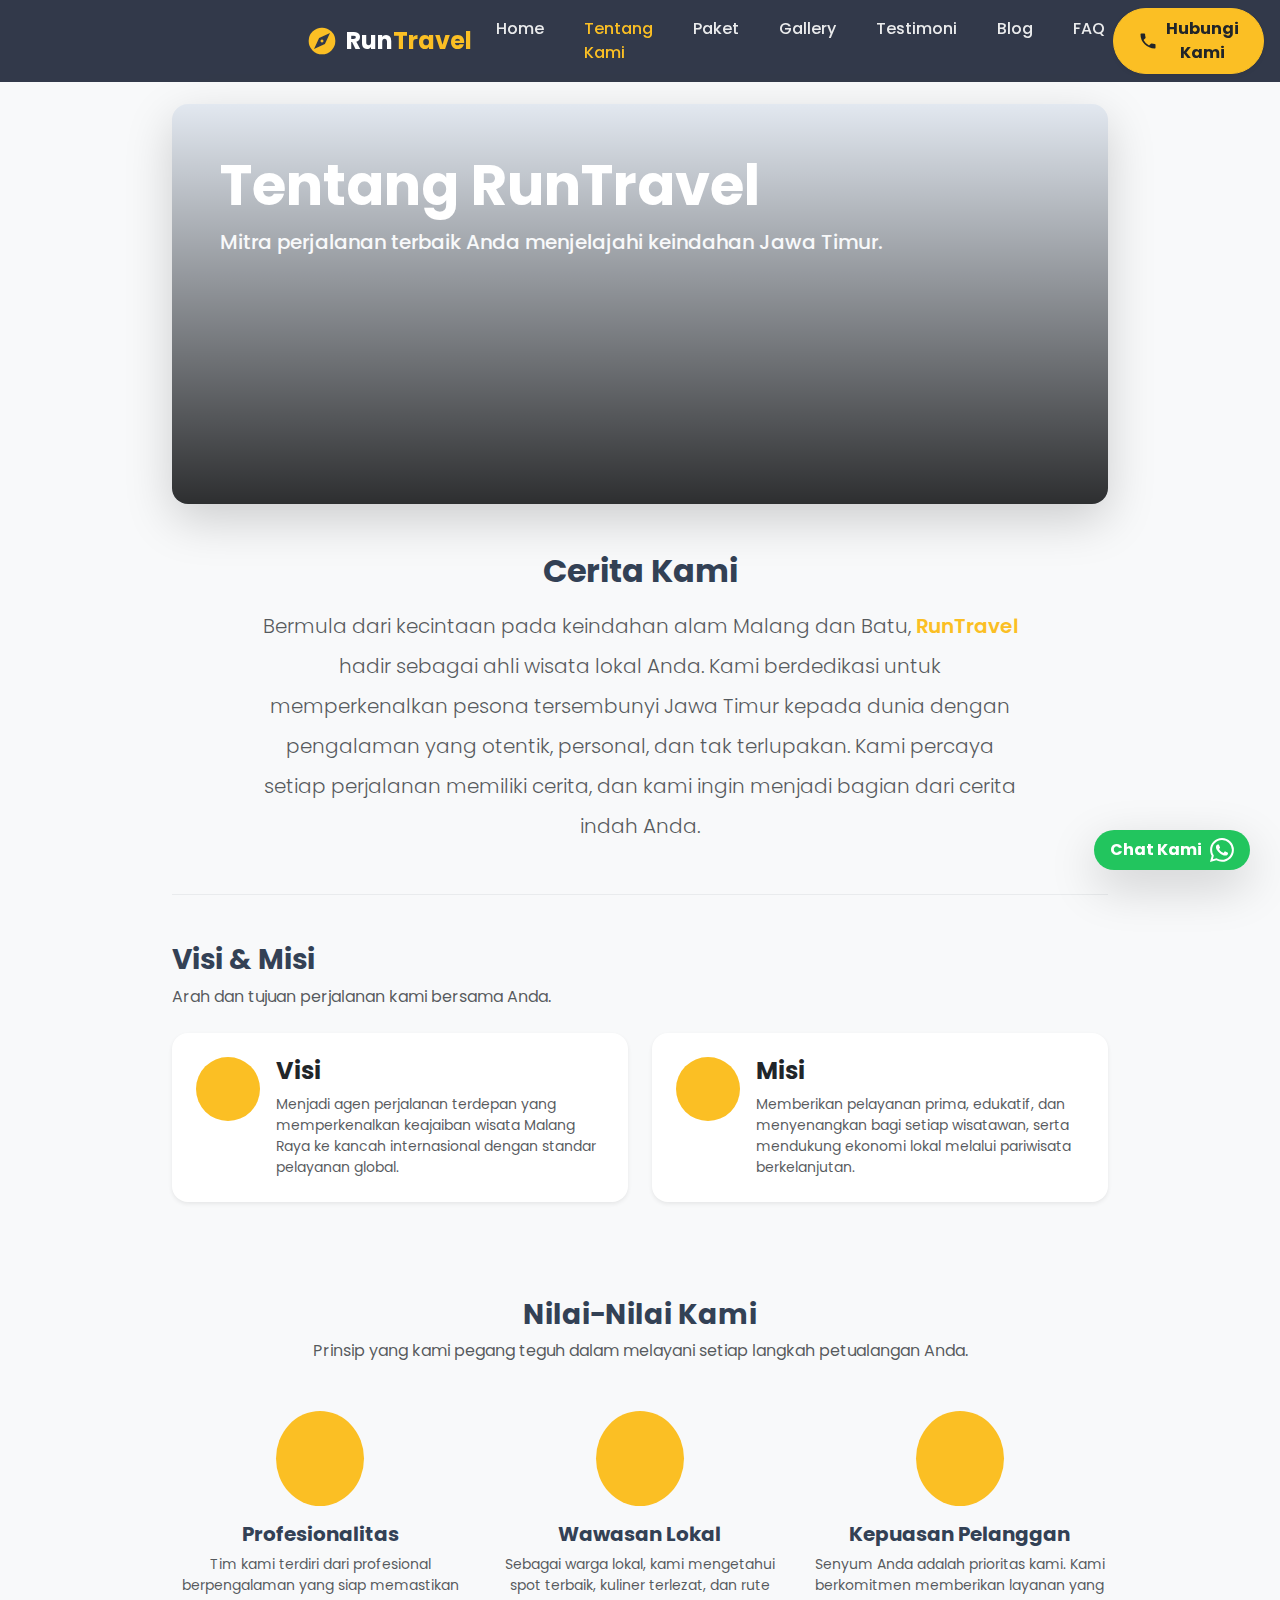
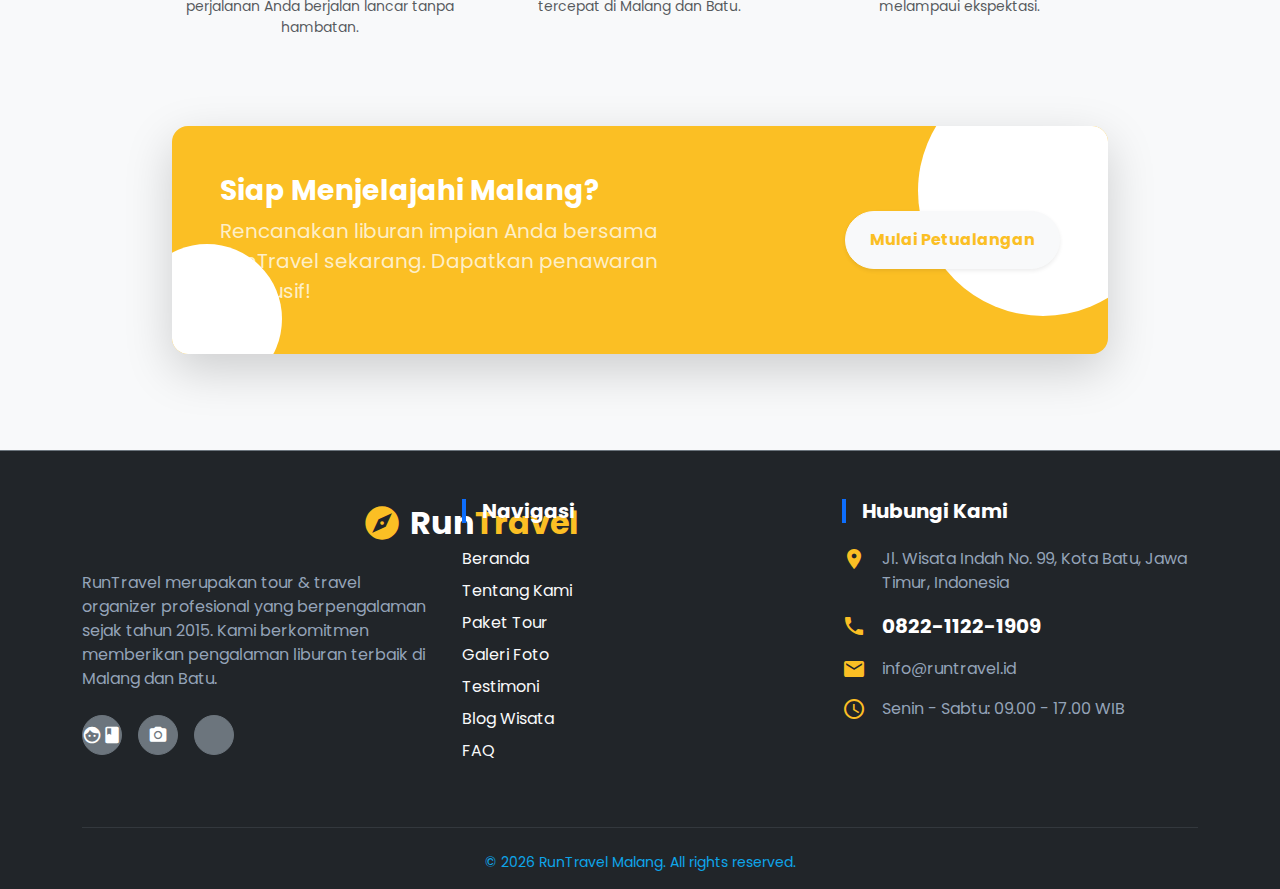
<file: about.html>
<!DOCTYPE html>
<html lang="id">

<head>
    <meta charset="UTF-8">
    <meta name="viewport" content="width=device-width, initial-scale=1.0">
    <title>Tentang RunTravel</title>

    <!-- Fonts -->
    <link rel="preconnect" href="https://fonts.googleapis.com">
    <link rel="preconnect" href="https://fonts.gstatic.com" crossorigin>
    <link href="https://fonts.googleapis.com/css2?family=Poppins:wght@300;400;500;600;700&display=swap"
        rel="stylesheet">
    <link href="https://fonts.googleapis.com/icon?family=Material+Icons" rel="stylesheet">
    <link href="https://fonts.googleapis.com/css2?family=Material+Symbols+Outlined:wght,FILL@100..700,0..1&display=swap"
        rel="stylesheet" />

    <!-- Bootstrap 5 CSS -->
    <link href="https://cdn.jsdelivr.net/npm/bootstrap@5.3.0/dist/css/bootstrap.min.css" rel="stylesheet">

    <!-- Custom CSS -->
    <link rel="stylesheet" href="style.css">
</head>

<body class="font-display bg-light">

    <!-- Navbar -->
    <nav class="navbar navbar-expand-lg fixed-top navbar-dark bg-dark-glass transition-all" id="mainNav">
        <div class="container">
            <a class="navbar-brand d-flex align-items-center gap-2" href="index.html">
                <span class="material-icons text-primary fs-2">travel_explore</span>
                <span class="fw-bold fs-4">Run<span class="text-primary">Travel</span></span>
            </a>
            <button class="navbar-toggler" type="button" data-bs-toggle="collapse" data-bs-target="#navbarContent"
                aria-controls="navbarContent" aria-expanded="false" aria-label="Toggle navigation">
                <span class="navbar-toggler-icon"></span>
            </button>
            <div class="collapse navbar-collapse" id="navbarContent">
                <ul class="navbar-nav mx-auto mb-2 mb-lg-0 gap-lg-4">
                    <li class="nav-item">
                        <a class="nav-link" href="index.html">Home</a>
                    </li>
                    <li class="nav-item">
                        <a class="nav-link active" href="about.html">Tentang Kami</a>
                    </li>
                    <li class="nav-item">
                        <a class="nav-link" href="paket.html">Paket</a>
                    </li>
                    <li class="nav-item">
                        <a class="nav-link" href="gallery.html">Gallery</a>
                    </li>
                    <li class="nav-item">
                        <a class="nav-link" href="testimoni.html">Testimoni</a>
                    </li>
                    <li class="nav-item">
                        <a class="nav-link" href="blog.html">Blog</a>
                    </li>
                    <li class="nav-item">
                        <a class="nav-link" href="faq.html">FAQ</a>
                    </li>
                </ul>
                <div class="d-flex align-items-center">
                    <a href="https://wa.me/6282211221909" target="_blank"
                        class="btn btn-primary rounded-pill px-4 py-2 fw-bold d-flex align-items-center gap-2 shadow-sm text-dark">
                        <span class="material-icons fs-5">call</span>
                        Hubungi Kami
                    </a>
                </div>
            </div>
        </div>
    </nav>

    <!-- Main Content -->
    <main class="d-flex flex-column align-items-center w-100" style="padding-top: 80px;">
        <div class="container py-4" style="max-width: 960px;">
            <!-- Hero Section -->
            <div class="mb-5">
                <div class="position-relative overflow-hidden rounded-4 shadow-lg group"
                    style="min-height: 400px; background-color: #e2e8f0;">
                    <!-- Hero Image -->
                    <div class="position-absolute top-0 start-0 w-100 h-100"
                        style="background-image: url('https://lh3.googleusercontent.com/aida-public/[base64]'); background-size: cover; background-position: center; transition: transform 0.7s;">
                    </div>
                    <!-- Gradient Overlay -->
                    <div class="position-absolute top-0 start-0 w-100 h-100"
                        style="background: linear-gradient(to top, rgba(0,0,0,0.8), rgba(0,0,0,0.4), transparent);">
                    </div>
                    <div class="position-relative z-1 p-4 p-md-5 d-flex flex-column justify-content-end h-100">
                        <h1 class="text-white display-4 fw-bold mb-2">Tentang RunTravel</h1>
                        <p class="text-light lead fw-medium mb-0">Mitra perjalanan terbaik Anda menjelajahi keindahan
                            Jawa Timur.</p>
                    </div>
                </div>
            </div>

            <!-- Our Story Section -->
            <div class="text-center mx-auto mb-5" style="max-width: 768px;">
                <h2 class="fw-bold mb-3">Cerita Kami</h2>
                <p class="text-muted fs-5 fw-light lh-lg">
                    Bermula dari kecintaan pada keindahan alam Malang dan Batu, <span
                        class="text-primary fw-semibold">RunTravel</span> hadir sebagai ahli wisata lokal Anda. Kami
                    berdedikasi untuk memperkenalkan pesona tersembunyi Jawa Timur kepada dunia dengan pengalaman yang
                    otentik, personal, dan tak terlupakan. Kami percaya setiap perjalanan memiliki cerita, dan kami
                    ingin menjadi bagian dari cerita indah Anda.
                </p>
            </div>

            <!-- Vision & Mission Section -->
            <div class="py-5 border-top border-secondary border-opacity-10">
                <div class="mb-4">
                    <h3 class="fw-bold mb-2">Visi & Misi</h3>
                    <p class="text-muted">Arah dan tujuan perjalanan kami bersama Anda.</p>
                </div>
                <div class="row g-4">
                    <!-- Vision Card -->
                    <div class="col-md-6">
                        <div class="card h-100 border-0 shadow-sm rounded-4 p-4 hover-shadow transition-all">
                            <div class="d-flex gap-3 align-items-start">
                                <div
                                    class="bg-primary bg-opacity-10 text-primary rounded-circle p-3 d-flex align-items-center justify-content-center">
                                    <span class="material-symbols-outlined fs-2">public</span>
                                </div>
                                <div>
                                    <h4 class="fw-bold mb-2">Visi</h4>
                                    <p class="text-muted small mb-0 lh-base">
                                        Menjadi agen perjalanan terdepan yang memperkenalkan keajaiban wisata Malang
                                        Raya ke kancah internasional dengan standar pelayanan global.
                                    </p>
                                </div>
                            </div>
                        </div>
                    </div>
                    <!-- Mission Card -->
                    <div class="col-md-6">
                        <div class="card h-100 border-0 shadow-sm rounded-4 p-4 hover-shadow transition-all">
                            <div class="d-flex gap-3 align-items-start">
                                <div
                                    class="bg-primary bg-opacity-10 text-primary rounded-circle p-3 d-flex align-items-center justify-content-center">
                                    <span class="material-symbols-outlined fs-2">favorite</span>
                                </div>
                                <div>
                                    <h4 class="fw-bold mb-2">Misi</h4>
                                    <p class="text-muted small mb-0 lh-base">
                                        Memberikan pelayanan prima, edukatif, dan menyenangkan bagi setiap wisatawan,
                                        serta mendukung ekonomi lokal melalui pariwisata berkelanjutan.
                                    </p>
                                </div>
                            </div>
                        </div>
                    </div>
                </div>
            </div>

            <!-- Our Values Section -->
            <div class="py-5">
                <div class="text-center mb-5">
                    <h3 class="fw-bold mb-2">Nilai-Nilai Kami</h3>
                    <p class="text-muted">Prinsip yang kami pegang teguh dalam melayani setiap langkah petualangan Anda.
                    </p>
                </div>
                <div class="row g-4 justify-content-center">
                    <!-- Value 1 -->
                    <div class="col-md-4 text-center">
                        <div class="mb-3 d-inline-block bg-primary bg-opacity-10 text-primary p-4 rounded-circle">
                            <span class="material-symbols-outlined fs-1">verified_user</span>
                        </div>
                        <h4 class="h5 fw-bold mb-2">Profesionalitas</h4>
                        <p class="text-muted small">
                            Tim kami terdiri dari profesional berpengalaman yang siap memastikan perjalanan Anda
                            berjalan lancar tanpa hambatan.
                        </p>
                    </div>
                    <!-- Value 2 -->
                    <div class="col-md-4 text-center">
                        <div class="mb-3 d-inline-block bg-primary bg-opacity-10 text-primary p-4 rounded-circle">
                            <span class="material-symbols-outlined fs-1">map</span>
                        </div>
                        <h4 class="h5 fw-bold mb-2">Wawasan Lokal</h4>
                        <p class="text-muted small">
                            Sebagai warga lokal, kami mengetahui spot terbaik, kuliner terlezat, dan rute tercepat di
                            Malang dan Batu.
                        </p>
                    </div>
                    <!-- Value 3 -->
                    <div class="col-md-4 text-center">
                        <div class="mb-3 d-inline-block bg-primary bg-opacity-10 text-primary p-4 rounded-circle">
                            <span class="material-symbols-outlined fs-1">sentiment_very_satisfied</span>
                        </div>
                        <h4 class="h5 fw-bold mb-2">Kepuasan Pelanggan</h4>
                        <p class="text-muted small">
                            Senyum Anda adalah prioritas kami. Kami berkomitmen memberikan layanan yang melampaui
                            ekspektasi.
                        </p>
                    </div>
                </div>
            </div>

            <!-- CTA Banner -->
            <div class="py-4">
                <div
                    class="bg-primary rounded-4 p-4 p-md-5 position-relative overflow-hidden text-center text-md-start d-flex flex-column flex-md-row align-items-center justify-content-between shadow-lg">
                    <!-- Background Pattern Abstract -->
                    <div class="position-absolute top-0 end-0 bg-white opacity-10 rounded-circle"
                        style="width: 250px; height: 250px; margin-top: -60px; margin-right: -60px;"></div>
                    <div class="position-absolute bottom-0 start-0 bg-white opacity-10 rounded-circle"
                        style="width: 150px; height: 150px; margin-bottom: -40px; margin-left: -40px;"></div>

                    <div class="position-relative z-1 mb-4 mb-md-0 me-md-4" style="max-width: 500px;">
                        <h3 class="text-white fw-bold mb-2">Siap Menjelajahi Malang?</h3>
                        <p class="text-white text-opacity-75 mb-0 fs-5">
                            Rencanakan liburan impian Anda bersama RunTravel sekarang. Dapatkan penawaran eksklusif!
                        </p>
                    </div>
                    <div class="position-relative z-1">
                        <a href="index.html#paket"
                            class="btn btn-light rounded-pill px-4 py-3 fw-bold shadow-sm d-inline-flex align-items-center gap-2 text-primary hover-translate-y">
                            Mulai Petualangan
                        </a>
                    </div>
                </div>
            </div>
        </div>
    </main>

    <!-- Footer -->
    <footer class="bg-dark text-white pt-5 pb-3 border-top border-secondary mt-5">
        <div class="container">
            <div class="row gy-5 mb-5">
                <div class="col-lg-4">
                    <div class="d-flex align-items-center gap-2 mb-4">
                        <span class="material-icons text-primary fs-1">travel_explore</span>
                        <span class="fs-2 fw-bold tracking-wide">Run<span class="text-primary">Travel</span></span>
                    </div>
                    <p class="text-secondary-light leading-relaxed mb-4">
                        RunTravel merupakan tour & travel organizer profesional yang berpengalaman sejak tahun 2015.
                        Kami berkomitmen memberikan pengalaman liburan terbaik di Malang dan Batu.
                    </p>
                    <div class="d-flex gap-3 social-icons">
                        <a href="#"
                            class="btn btn-secondary rounded-circle d-flex align-items-center justify-content-center p-0"
                            style="width: 40px; height: 40px;"><span
                                class="material-icons fs-5 text-white">facebook</span></a>
                        <a href="#"
                            class="btn btn-secondary rounded-circle d-flex align-items-center justify-content-center p-0"
                            style="width: 40px; height: 40px;"><span
                                class="material-icons fs-5 text-white">camera_alt</span></a>
                        <a href="#"
                            class="btn btn-secondary rounded-circle d-flex align-items-center justify-content-center p-0"
                            style="width: 40px; height: 40px;"><span
                                class="material-icons fs-5 text-white">smart_display</span></a>
                    </div>
                </div>
                <div class="col-lg-4">
                    <h5 class="fw-bold mb-4 text-white border-start border-4 border-primary ps-3">Navigasi</h5>
                    <ul class="list-unstyled d-flex flex-column gap-2 text-secondary-light">
                        <li><a href="index.html"
                                class="text-decoration-none text-light hover-primary transition">Beranda</a></li>
                        <li><a href="about.html"
                                class="text-decoration-none text-light hover-primary transition">Tentang Kami</a></li>
                        <li><a href="index.html#paket"
                                class="text-decoration-none text-light hover-primary transition">Paket Tour</a></li>
                        <li><a href="index.html#gallery"
                                class="text-decoration-none text-light hover-primary transition">Galeri Foto</a></li>
                        <li><a href="index.html#testimoni"
                                class="text-decoration-none text-light hover-primary transition">Testimoni</a></li>
                        <li><a href="index.html#blog"
                                class="text-decoration-none text-light hover-primary transition">Blog Wisata</a></li>
                        <li><a href="faq.html" class="text-decoration-none text-light hover-primary transition">FAQ</a>
                        </li>
                    </ul>
                </div>
                <div class="col-lg-4">
                    <h5 class="fw-bold mb-4 text-white border-start border-4 border-primary ps-3">Hubungi Kami</h5>
                    <ul class="list-unstyled d-flex flex-column gap-3 text-secondary-light">
                        <li class="d-flex gap-3">
                            <span class="material-icons text-primary">location_on</span>
                            <span>Jl. Wisata Indah No. 99, Kota Batu, Jawa Timur, Indonesia</span>
                        </li>
                        <li class="d-flex align-items-center gap-3">
                            <span class="material-icons text-primary">phone</span>
                            <span class="fs-5 fw-bold text-white">0822-1122-1909</span>
                        </li>
                        <li class="d-flex align-items-center gap-3">
                            <span class="material-icons text-primary">email</span>
                            <span>info@runtravel.id</span>
                        </li>
                        <li class="d-flex align-items-center gap-3">
                            <span class="material-icons text-primary">schedule</span>
                            <span>Senin - Sabtu: 09.00 - 17.00 WIB</span>
                        </li>
                    </ul>
                </div>
            </div>
            <div class="border-top border-secondary border-opacity-25 pt-4 text-center">
                <p class="text-secondary small mb-0">&copy; 2026 RunTravel Malang. All rights reserved.</p>
            </div>
        </div>
    </footer>

    <!-- Floating Buttons -->
    <div class="floating-container">
        <!-- Scroll Top -->
        <a href="#"
            class="btn btn-secondary text-white rounded-circle shadow-lg d-flex align-items-center justify-content-center mb-3 back-to-top"
            style="width: 50px; height: 50px;">
            <span class="material-icons">arrow_upward</span>
        </a>

        <!-- WA Button -->
        <a href="https://wa.me/6282211221909" target="_blank"
            class="btn btn-success text-white rounded-pill shadow-lg d-flex align-items-center gap-2 px-3 py-2 wa-button pulse-anim">
            <span class="fw-bold d-none d-md-block">Chat Kami</span>
            <svg class="bi bi-whatsapp" width="24" height="24" fill="currentColor" viewBox="0 0 16 16"
                xmlns="http://www.w3.org/2000/svg">
                <path
                    d="M13.601 2.326A7.854 7.854 0 0 0 7.994 0C3.627 0 .068 3.558.064 7.926c0 1.399.366 2.76 1.057 3.965L0 16l4.204-1.102a7.933 7.933 0 0 0 3.79.965h.004c4.368 0 7.926-3.558 7.93-7.93A7.898 7.898 0 0 0 13.6 2.326zM7.994 14.521a6.573 6.573 0 0 1-3.356-.92l-.24-.144-2.494.654.666-2.433-.156-.251a6.56 6.56 0 0 1-1.007-3.505c0-3.626 2.957-6.584 6.591-6.584a6.56 6.56 0 0 1 4.66 1.931 6.557 6.557 0 0 1 1.928 4.66c-.004 3.639-2.961 6.592-6.592 6.592zm3.615-4.934c-.197-.099-1.17-.578-1.353-.646-.182-.065-.315-.099-.445.099-.133.197-.513.646-.627.775-.114.133-.232.148-.43.05-.197-.1-.836-.308-1.592-.985-.59-.525-.985-1.175-1.103-1.372-.114-.198-.011-.304.088-.403.087-.088.197-.232.296-.346.1-.114.133-.198.198-.33.065-.134.034-.248-.015-.347-.05-.099-.445-1.076-.612-1.47-.16-.389-.323-.335-.445-.34-.114-.007-.247-.007-.38-.007a.729.729 0 0 0-.529.247c-.182.198-.691.677-.691 1.654 0 .977.71 1.916.81 2.049.098.133 1.394 2.132 3.383 2.992.47.205.84.326 1.129.418.475.152.904.129 1.246.08.38-.058 1.171-.48 1.338-.943.164-.464.164-.86.114-.943-.049-.084-.182-.133-.38-.232z" />
            </svg>
        </a>
    </div>

    <!-- Bootstrap Bundle with Popper -->
    <script src="https://cdn.jsdelivr.net/npm/bootstrap@5.3.0/dist/js/bootstrap.bundle.min.js"></script>

    <script>
        // Back To Top Visibility
        window.onscroll = function () {
            var backToTop = document.querySelector('.back-to-top');
            if (document.body.scrollTop > 300 || document.documentElement.scrollTop > 300) {
                backToTop.style.display = 'flex';
                backToTop.style.opacity = '1';
            } else {
                backToTop.style.opacity = '0';
                setTimeout(() => {
                    if (backToTop.style.opacity === '0') backToTop.style.display = 'none';
                }, 300);
            }
        };

        // Sticky Navbar Style
        window.addEventListener('scroll', function () {
            const nav = document.getElementById('mainNav');
            if (window.scrollY > 50) {
                nav.classList.add('bg-dark-scrolled', 'shadow-sm');
                nav.classList.remove('bg-dark-glass');
            } else {
                nav.classList.remove('bg-dark-scrolled', 'shadow-sm');
                nav.classList.add('bg-dark-glass');
            }
        });
    </script>
</body>

</html>
</file>
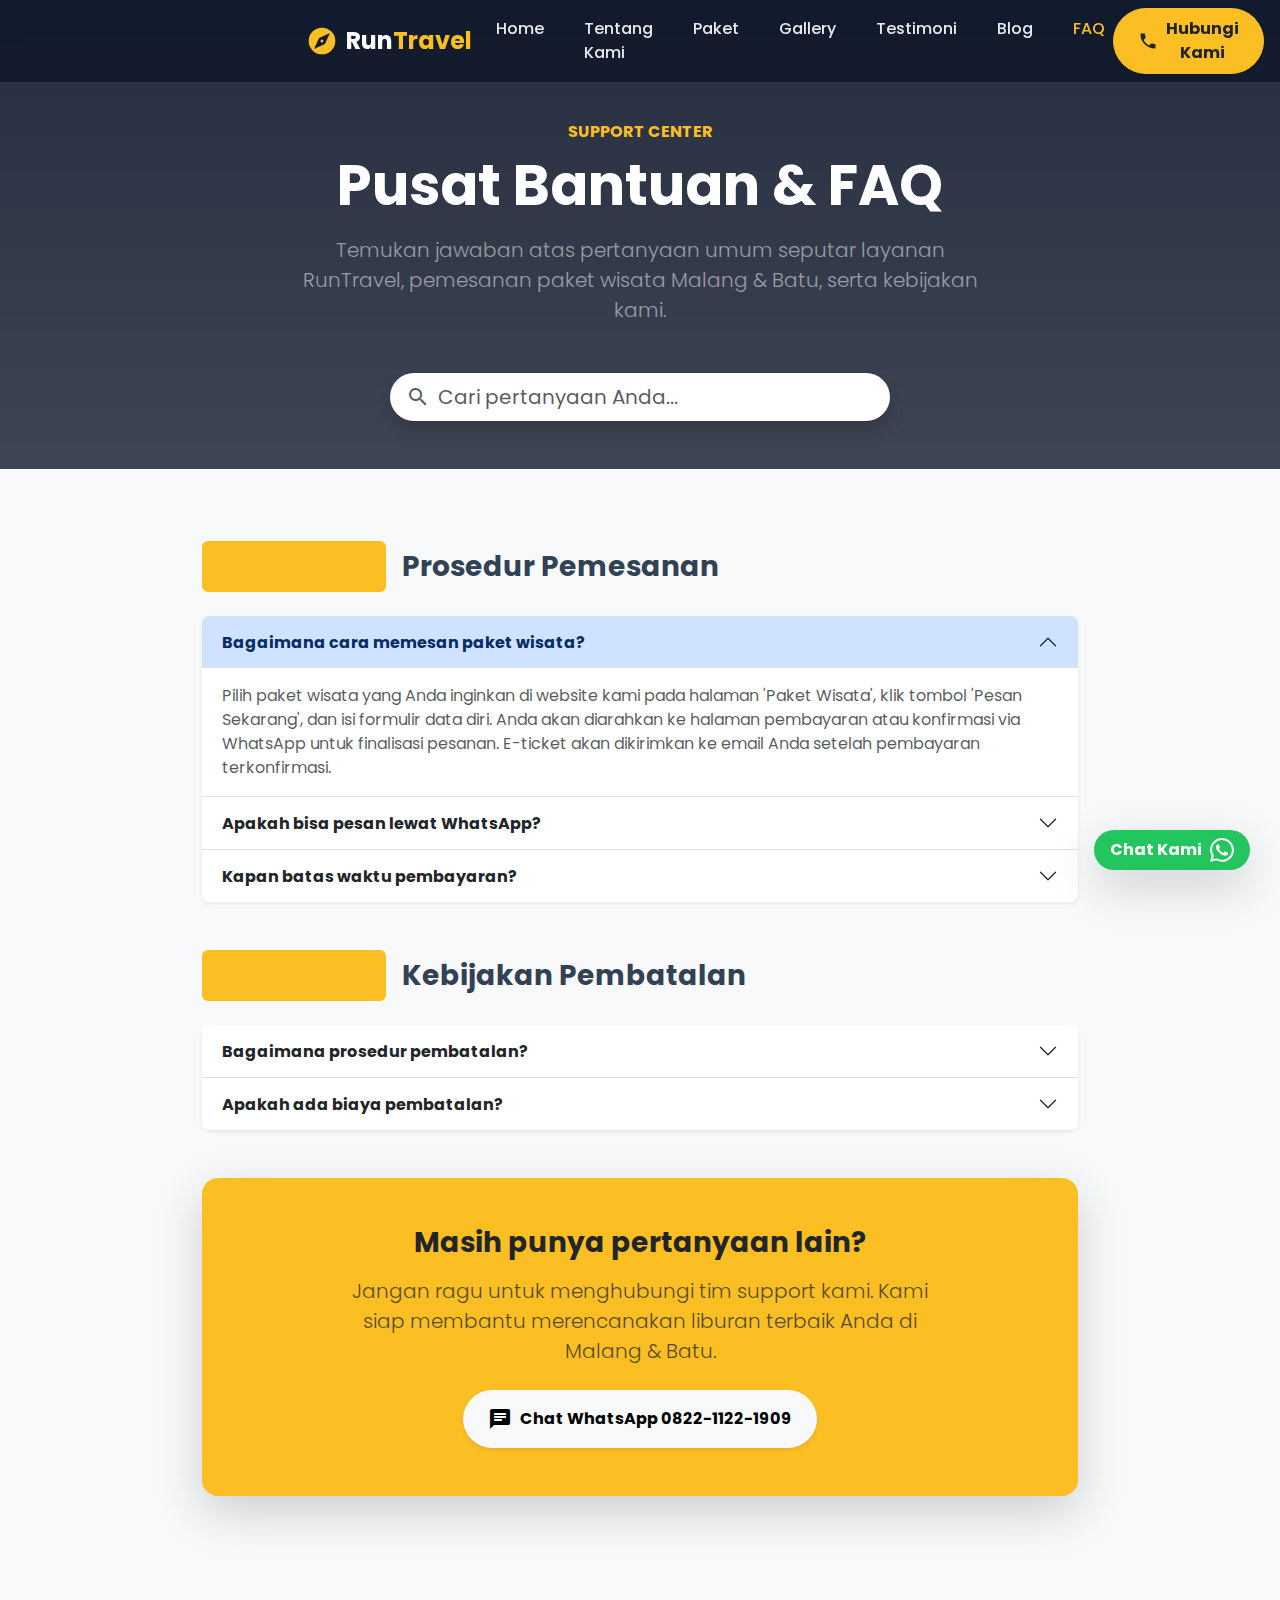
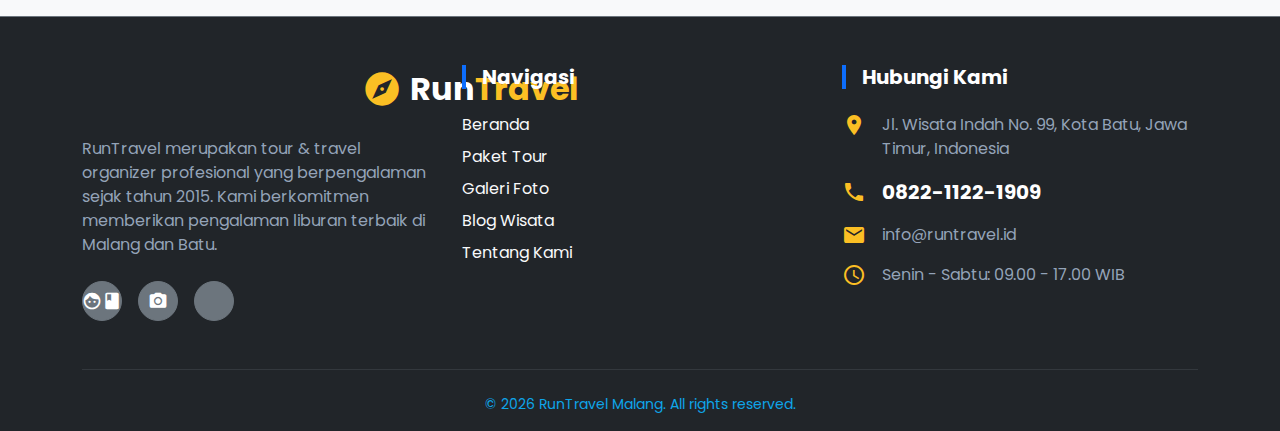
<file: faq.html>
<!DOCTYPE html>
<html lang="id">

<head>
    <meta charset="UTF-8">
    <meta name="viewport" content="width=device-width, initial-scale=1.0">
    <title>FAQ & Help Center - RunTravel Malang</title>

    <!-- Fonts -->
    <link rel="preconnect" href="https://fonts.googleapis.com">
    <link rel="preconnect" href="https://fonts.gstatic.com" crossorigin>
    <link href="https://fonts.googleapis.com/css2?family=Poppins:wght@300;400;500;600;700&display=swap"
        rel="stylesheet">
    <link href="https://fonts.googleapis.com/icon?family=Material+Icons" rel="stylesheet">

    <!-- Bootstrap 5 CSS -->
    <link href="https://cdn.jsdelivr.net/npm/bootstrap@5.3.0/dist/css/bootstrap.min.css" rel="stylesheet">

    <!-- Custom CSS -->
    <link rel="stylesheet" href="style.css">
</head>

<body class="font-display bg-light">

    <!-- Navbar -->
    <nav class="navbar navbar-expand-lg fixed-top navbar-dark bg-dark-glass transition-all" id="mainNav">
        <div class="container">
            <a class="navbar-brand d-flex align-items-center gap-2" href="index.html">
                <span class="material-icons text-primary fs-2">travel_explore</span>
                <span class="fw-bold fs-4">Run<span class="text-primary">Travel</span></span>
            </a>
            <button class="navbar-toggler" type="button" data-bs-toggle="collapse" data-bs-target="#navbarContent"
                aria-controls="navbarContent" aria-expanded="false" aria-label="Toggle navigation">
                <span class="navbar-toggler-icon"></span>
            </button>
            <div class="collapse navbar-collapse" id="navbarContent">
                <ul class="navbar-nav mx-auto mb-2 mb-lg-0 gap-lg-4">
                    <li class="nav-item">
                        <a class="nav-link" href="index.html">Home</a>
                    </li>
                    <li class="nav-item">
                        <a class="nav-link" href="about.html">Tentang Kami</a>
                    </li>
                    <li class="nav-item">
                        <a class="nav-link" href="paket.html">Paket</a>
                    </li>
                    <li class="nav-item">
                        <a class="nav-link" href="gallery.html">Gallery</a>
                    </li>
                    <li class="nav-item">
                        <a class="nav-link" href="testimoni.html">Testimoni</a>
                    </li>
                    <li class="nav-item">
                        <a class="nav-link" href="blog.html">Blog</a>
                    </li>
                    <li class="nav-item">
                        <a class="nav-link active" href="faq.html">FAQ</a>
                    </li>
                </ul>
                <div class="d-flex align-items-center">
                    <a href="https://wa.me/6282211221909" target="_blank"
                        class="btn btn-primary rounded-pill px-4 py-2 fw-bold d-flex align-items-center gap-2 shadow-sm text-dark">
                        <span class="material-icons fs-5">call</span>
                        Hubungi Kami
                    </a>
                </div>
            </div>
        </div>
    </nav>

    <!-- FAQ Hero Section -->
    <section class="d-flex align-items-center justify-content-center text-center position-relative text-white py-5"
        style="background: linear-gradient(rgba(15, 23, 42, 0.9), rgba(15, 23, 42, 0.8)), url('https://lh3.googleusercontent.com/aida-public/[base64]'); background-size: cover; padding-top: 120px !important; min-height: 400px;">
        <div class="container position-relative z-2">
            <p class="text-primary fw-bold text-uppercase letter-spacing-2 mb-2">Support Center</p>
            <h1 class="display-4 fw-bold mb-3">Pusat Bantuan & FAQ</h1>
            <p class="lead mb-5 mx-auto text-white-50" style="max-width: 700px;">
                Temukan jawaban atas pertanyaan umum seputar layanan RunTravel, pemesanan paket wisata Malang & Batu,
                serta kebijakan kami.
            </p>
            <div class="position-relative mx-auto" style="max-width: 500px;">
                <span
                    class="material-icons position-absolute top-50 start-0 translate-middle-y ms-3 text-muted">search</span>
                <input type="text" class="form-control form-control-lg ps-5 rounded-pill border-0 shadow"
                    placeholder="Cari pertanyaan Anda...">
            </div>
        </div>
    </section>

    <!-- FAQ Content -->
    <section class="py-5">
        <div class="container py-lg-4" style="max-width: 900px;">

            <!-- Prosedur Pemesanan -->
            <div class="mb-5">
                <div class="d-flex align-items-center gap-3 mb-4">
                    <div class="bg-primary bg-opacity-10 text-primary p-2 rounded">
                        <span class="material-icons fs-3">shopping_cart_checkout</span>
                    </div>
                    <h2 class="h3 fw-bold mb-0">Prosedur Pemesanan</h2>
                </div>

                <div class="accordion shadow-sm rounded-3 overflow-hidden" id="accordionBooking">
                    <div class="accordion-item border-0 border-bottom">
                        <h2 class="accordion-header">
                            <button class="accordion-button fw-bold py-3" type="button" data-bs-toggle="collapse"
                                data-bs-target="#collapseOne" aria-expanded="true">
                                Bagaimana cara memesan paket wisata?
                            </button>
                        </h2>
                        <div id="collapseOne" class="accordion-collapse collapse show"
                            data-bs-parent="#accordionBooking">
                            <div class="accordion-body text-muted">
                                Pilih paket wisata yang Anda inginkan di website kami pada halaman 'Paket Wisata', klik
                                tombol 'Pesan Sekarang', dan isi formulir data diri. Anda akan diarahkan ke halaman
                                pembayaran atau konfirmasi via WhatsApp untuk finalisasi pesanan. E-ticket akan
                                dikirimkan ke email Anda setelah pembayaran terkonfirmasi.
                            </div>
                        </div>
                    </div>
                    <div class="accordion-item border-0 border-bottom">
                        <h2 class="accordion-header">
                            <button class="accordion-button collapsed fw-bold py-3" type="button"
                                data-bs-toggle="collapse" data-bs-target="#collapseTwo">
                                Apakah bisa pesan lewat WhatsApp?
                            </button>
                        </h2>
                        <div id="collapseTwo" class="accordion-collapse collapse" data-bs-parent="#accordionBooking">
                            <div class="accordion-body text-muted">
                                Tentu saja! Anda bisa langsung menghubungi admin kami melalui tombol WhatsApp yang
                                tersedia di pojok kanan bawah atau link di header. Tim kami akan membantu Anda memilih
                                paket dan memproses pemesanan secara manual dengan cepat.
                            </div>
                        </div>
                    </div>
                    <div class="accordion-item border-0">
                        <h2 class="accordion-header">
                            <button class="accordion-button collapsed fw-bold py-3" type="button"
                                data-bs-toggle="collapse" data-bs-target="#collapseThree">
                                Kapan batas waktu pembayaran?
                            </button>
                        </h2>
                        <div id="collapseThree" class="accordion-collapse collapse" data-bs-parent="#accordionBooking">
                            <div class="accordion-body text-muted">
                                Pembayaran uang muka (DP) sebesar 30% wajib dilakukan maksimal 1x24 jam setelah invoice
                                diterbitkan untuk mengamankan slot jadwal Anda. Pelunasan dapat dilakukan paling lambat
                                H-1 keberangkatan atau saat penjemputan (COD) sesuai kesepakatan dengan admin.
                            </div>
                        </div>
                    </div>
                </div>
            </div>

            <!-- Kebijakan Pembatalan -->
            <div class="mb-5">
                <div class="d-flex align-items-center gap-3 mb-4">
                    <div class="bg-primary bg-opacity-10 text-primary p-2 rounded">
                        <span class="material-icons fs-3">receipt_long</span>
                    </div>
                    <h2 class="h3 fw-bold mb-0">Kebijakan Pembatalan</h2>
                </div>

                <div class="accordion shadow-sm rounded-3 overflow-hidden" id="accordionCancellation">
                    <div class="accordion-item border-0 border-bottom">
                        <h2 class="accordion-header">
                            <button class="accordion-button collapsed fw-bold py-3" type="button"
                                data-bs-toggle="collapse" data-bs-target="#collapseFour">
                                Bagaimana prosedur pembatalan?
                            </button>
                        </h2>
                        <div id="collapseFour" class="accordion-collapse collapse"
                            data-bs-parent="#accordionCancellation">
                            <div class="accordion-body text-muted">
                                Untuk membatalkan pesanan, silakan hubungi customer service kami melalui WhatsApp atau
                                email dengan menyertakan Nomor Invoice dan alasan pembatalan. Tim kami akan memproses
                                permintaan Anda sesuai dengan syarat dan ketentuan yang berlaku.
                            </div>
                        </div>
                    </div>
                    <div class="accordion-item border-0">
                        <h2 class="accordion-header">
                            <button class="accordion-button collapsed fw-bold py-3" type="button"
                                data-bs-toggle="collapse" data-bs-target="#collapseFive">
                                Apakah ada biaya pembatalan?
                            </button>
                        </h2>
                        <div id="collapseFive" class="accordion-collapse collapse"
                            data-bs-parent="#accordionCancellation">
                            <div class="accordion-body text-muted">
                                Ya, kebijakan biaya pembatalan berlaku sebagai berikut:
                                <ul class="mt-2 mb-0 ps-3">
                                    <li>Pembatalan H-7: Pengembalian dana 100% (dikurangi biaya admin bank).</li>
                                    <li>Pembatalan H-3 hingga H-1: Dikenakan biaya 50% dari total harga paket.</li>
                                    <li>Pembatalan pada hari H atau No-Show: Dana tidak dapat dikembalikan (hangus).
                                    </li>
                                </ul>
                            </div>
                        </div>
                    </div>
                </div>
            </div>

            <!-- CTA Section -->
            <div
                class="rounded-4 bg-primary p-5 text-center text-dark shadow-lg position-relative overflow-hidden mb-5">
                <div class="position-relative z-1">
                    <h3 class="fw-bold mb-3">Masih punya pertanyaan lain?</h3>
                    <p class="lead mb-4 opacity-75" style="max-width: 600px; margin: 0 auto;">
                        Jangan ragu untuk menghubungi tim support kami. Kami siap membantu merencanakan liburan terbaik
                        Anda di Malang & Batu.
                    </p>
                    <a href="https://wa.me/6282211221909" target="_blank"
                        class="btn btn-light rounded-pill px-4 py-3 fw-bold shadow-sm d-inline-flex align-items-center gap-2">
                        <span class="material-icons">chat</span>
                        Chat WhatsApp 0822-1122-1909
                    </a>
                </div>
            </div>

        </div>
    </section>

    <!-- Footer -->
    <footer class="bg-dark text-white pt-5 pb-3 border-top border-secondary">
        <div class="container">
            <div class="row gy-5 mb-5">
                <div class="col-lg-4">
                    <div class="d-flex align-items-center gap-2 mb-4">
                        <span class="material-icons text-primary fs-1">travel_explore</span>
                        <span class="fs-2 fw-bold tracking-wide">Run<span class="text-primary">Travel</span></span>
                    </div>
                    <p class="text-secondary-light leading-relaxed mb-4">
                        RunTravel merupakan tour & travel organizer profesional yang berpengalaman sejak tahun 2015.
                        Kami berkomitmen memberikan pengalaman liburan terbaik di Malang dan Batu.
                    </p>
                    <div class="d-flex gap-3 social-icons">
                        <a href="#"
                            class="btn btn-secondary rounded-circle d-flex align-items-center justify-content-center p-0"
                            style="width: 40px; height: 40px;"><span
                                class="material-icons fs-5 text-white">facebook</span></a>
                        <a href="#"
                            class="btn btn-secondary rounded-circle d-flex align-items-center justify-content-center p-0"
                            style="width: 40px; height: 40px;"><span
                                class="material-icons fs-5 text-white">camera_alt</span></a>
                        <a href="#"
                            class="btn btn-secondary rounded-circle d-flex align-items-center justify-content-center p-0"
                            style="width: 40px; height: 40px;"><span
                                class="material-icons fs-5 text-white">smart_display</span></a>
                    </div>
                </div>
                <div class="col-lg-4">
                    <h5 class="fw-bold mb-4 text-white border-start border-4 border-primary ps-3">Navigasi</h5>
                    <ul class="list-unstyled d-flex flex-column gap-2 text-secondary-light">
                        <li><a href="index.html"
                                class="text-decoration-none text-light hover-primary transition">Beranda</a></li>
                        <li><a href="index.html#paket"
                                class="text-decoration-none text-light hover-primary transition">Paket Tour</a></li>
                        <li><a href="index.html#gallery"
                                class="text-decoration-none text-light hover-primary transition">Galeri Foto</a></li>
                        <li><a href="index.html#blog"
                                class="text-decoration-none text-light hover-primary transition">Blog Wisata</a></li>
                        <li><a href="index.html#about"
                                class="text-decoration-none text-light hover-primary transition">Tentang Kami</a></li>
                    </ul>
                </div>
                <div class="col-lg-4">
                    <h5 class="fw-bold mb-4 text-white border-start border-4 border-primary ps-3">Hubungi Kami</h5>
                    <ul class="list-unstyled d-flex flex-column gap-3 text-secondary-light">
                        <li class="d-flex gap-3">
                            <span class="material-icons text-primary">location_on</span>
                            <span>Jl. Wisata Indah No. 99, Kota Batu, Jawa Timur, Indonesia</span>
                        </li>
                        <li class="d-flex align-items-center gap-3">
                            <span class="material-icons text-primary">phone</span>
                            <span class="fs-5 fw-bold text-white">0822-1122-1909</span>
                        </li>
                        <li class="d-flex align-items-center gap-3">
                            <span class="material-icons text-primary">email</span>
                            <span>info@runtravel.id</span>
                        </li>
                        <li class="d-flex align-items-center gap-3">
                            <span class="material-icons text-primary">schedule</span>
                            <span>Senin - Sabtu: 09.00 - 17.00 WIB</span>
                        </li>
                    </ul>
                </div>
            </div>
            <div class="border-top border-secondary border-opacity-25 pt-4 text-center">
                <p class="text-secondary small mb-0">&copy; 2026 RunTravel Malang. All rights reserved.</p>
            </div>
        </div>
    </footer>

    <!-- Floating Buttons -->
    <div class="floating-container">
        <!-- Scroll Top -->
        <a href="#"
            class="btn btn-secondary text-white rounded-circle shadow-lg d-flex align-items-center justify-content-center mb-3 back-to-top"
            style="width: 50px; height: 50px;">
            <span class="material-icons">arrow_upward</span>
        </a>

        <!-- WA Button -->
        <a href="https://wa.me/6282211221909" target="_blank"
            class="btn btn-success text-white rounded-pill shadow-lg d-flex align-items-center gap-2 px-3 py-2 wa-button pulse-anim">
            <span class="fw-bold d-none d-md-block">Chat Kami</span>
            <svg class="bi bi-whatsapp" width="24" height="24" fill="currentColor" viewBox="0 0 16 16"
                xmlns="http://www.w3.org/2000/svg">
                <path
                    d="M13.601 2.326A7.854 7.854 0 0 0 7.994 0C3.627 0 .068 3.558.064 7.926c0 1.399.366 2.76 1.057 3.965L0 16l4.204-1.102a7.933 7.933 0 0 0 3.79.965h.004c4.368 0 7.926-3.558 7.93-7.93A7.898 7.898 0 0 0 13.6 2.326zM7.994 14.521a6.573 6.573 0 0 1-3.356-.92l-.24-.144-2.494.654.666-2.433-.156-.251a6.56 6.56 0 0 1-1.007-3.505c0-3.626 2.957-6.584 6.591-6.584a6.56 6.56 0 0 1 4.66 1.931 6.557 6.557 0 0 1 1.928 4.66c-.004 3.639-2.961 6.592-6.592 6.592zm3.615-4.934c-.197-.099-1.17-.578-1.353-.646-.182-.065-.315-.099-.445.099-.133.197-.513.646-.627.775-.114.133-.232.148-.43.05-.197-.1-.836-.308-1.592-.985-.59-.525-.985-1.175-1.103-1.372-.114-.198-.011-.304.088-.403.087-.088.197-.232.296-.346.1-.114.133-.198.198-.33.065-.134.034-.248-.015-.347-.05-.099-.445-1.076-.612-1.47-.16-.389-.323-.335-.445-.34-.114-.007-.247-.007-.38-.007a.729.729 0 0 0-.529.247c-.182.198-.691.677-.691 1.654 0 .977.71 1.916.81 2.049.098.133 1.394 2.132 3.383 2.992.47.205.84.326 1.129.418.475.152.904.129 1.246.08.38-.058 1.171-.48 1.338-.943.164-.464.164-.86.114-.943-.049-.084-.182-.133-.38-.232z" />
            </svg>
        </a>
    </div>

    <!-- Bootstrap Bundle with Popper -->
    <script src="https://cdn.jsdelivr.net/npm/bootstrap@5.3.0/dist/js/bootstrap.bundle.min.js"></script>

    <script>
        // Back To Top Visibility
        window.onscroll = function () {
            var backToTop = document.querySelector('.back-to-top');
            if (document.body.scrollTop > 300 || document.documentElement.scrollTop > 300) {
                backToTop.style.display = 'flex';
                backToTop.style.opacity = '1';
            } else {
                backToTop.style.opacity = '0';
                setTimeout(() => {
                    if (backToTop.style.opacity === '0') backToTop.style.display = 'none';
                }, 300);
            }
        };

        // Sticky Navbar Style
        window.addEventListener('scroll', function () {
            const nav = document.getElementById('mainNav');
            if (window.scrollY > 50) {
                nav.classList.add('bg-dark-scrolled', 'shadow-sm');
                nav.classList.remove('bg-dark-glass');
            } else {
                nav.classList.remove('bg-dark-scrolled', 'shadow-sm');
                nav.classList.add('bg-dark-glass');
            }
        });
    </script>
</body>

</html>
</file>
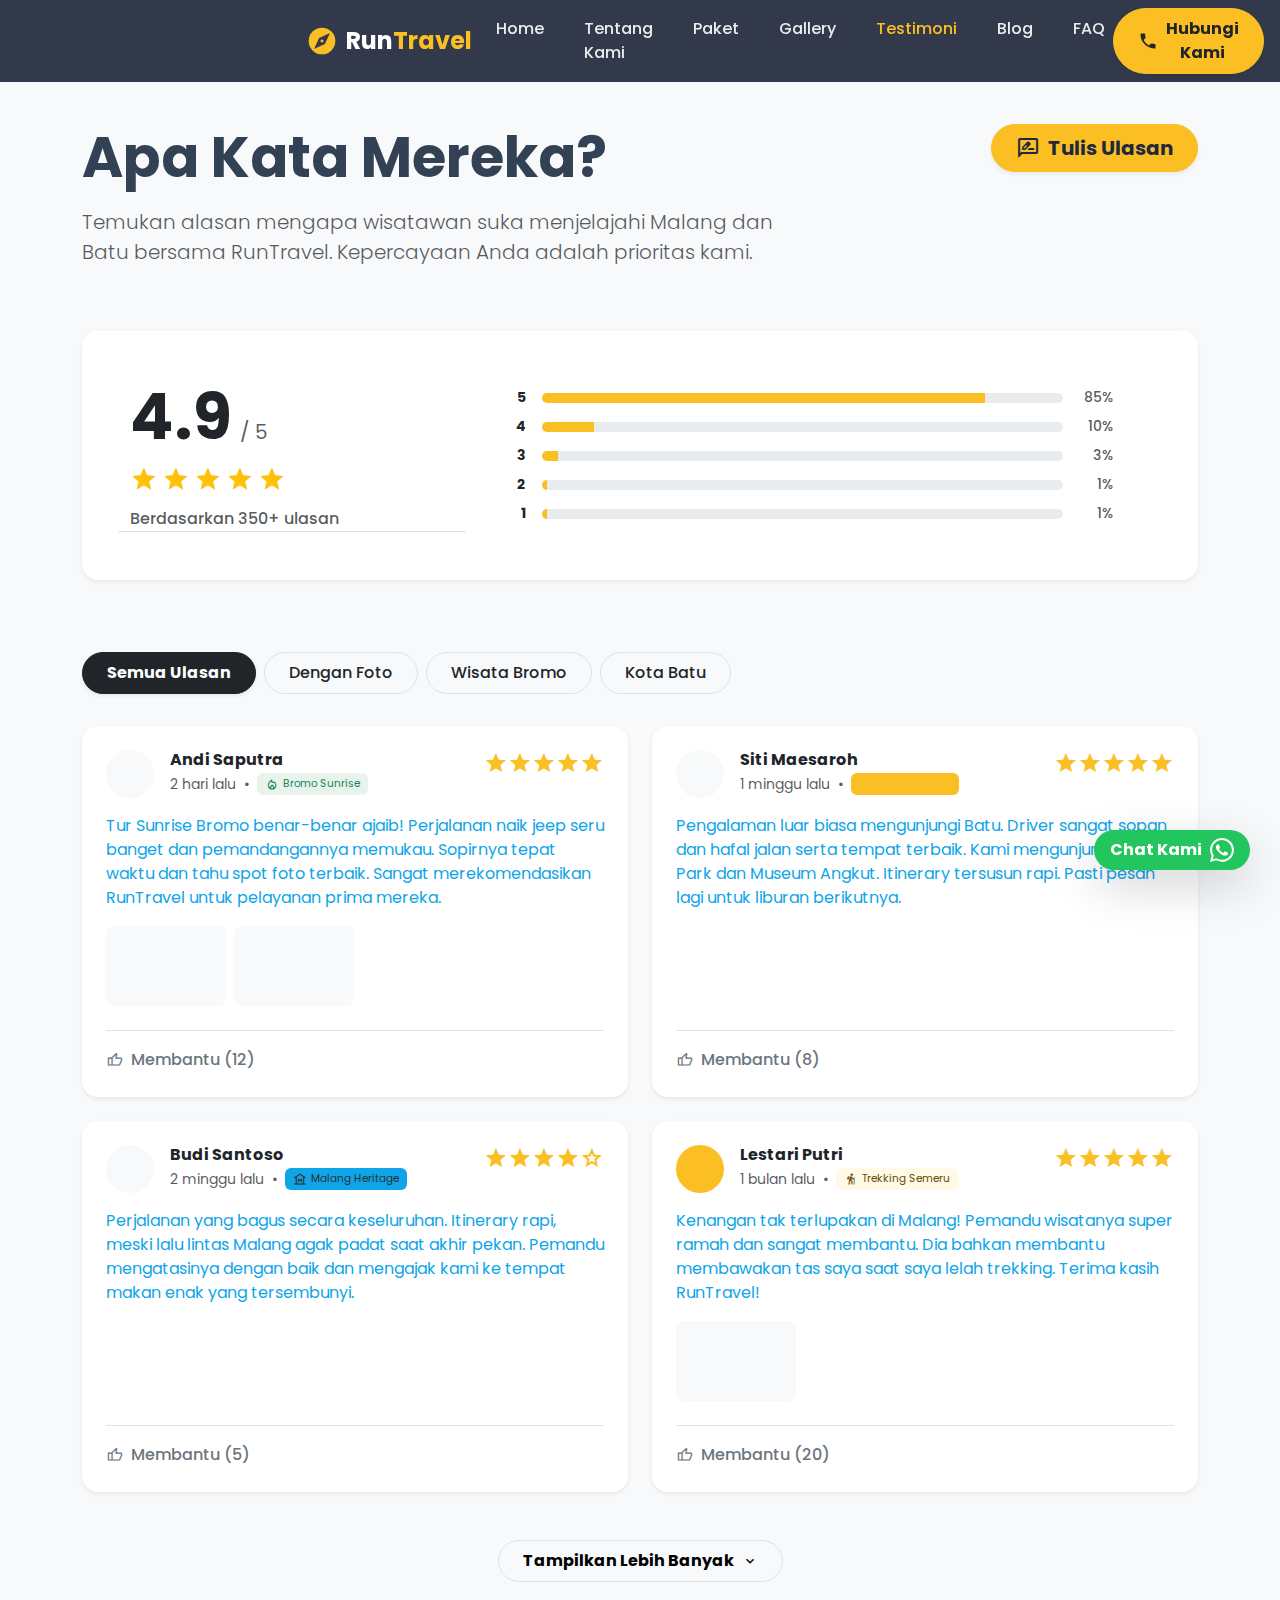
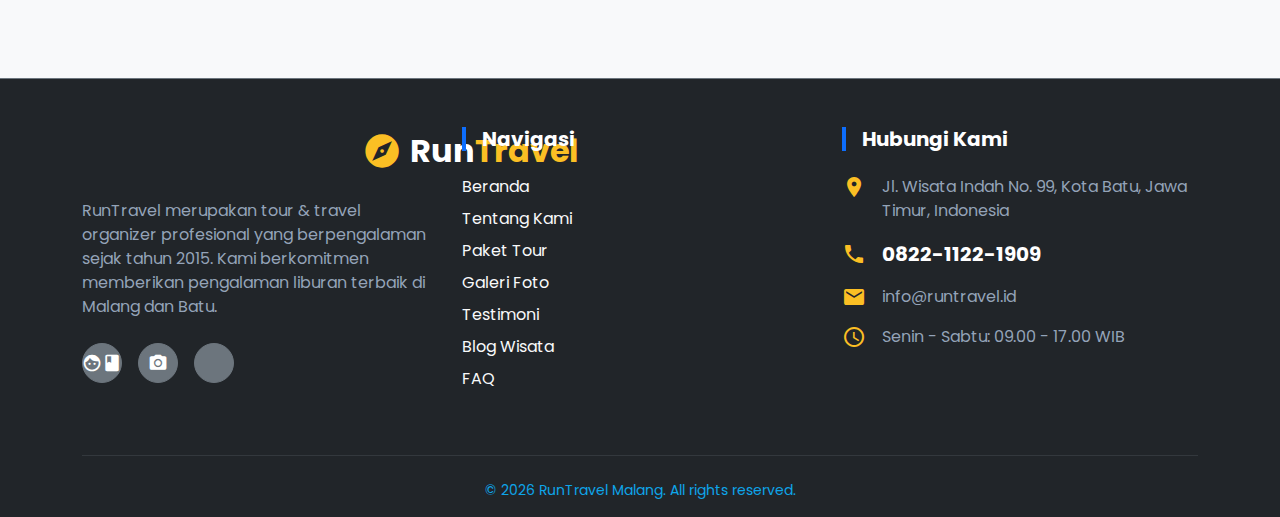
<file: testimoni.html>
<!DOCTYPE html>
<html lang="id">

<head>
    <meta charset="UTF-8">
    <meta name="viewport" content="width=device-width, initial-scale=1.0">
    <title>Testimoni Pelanggan - RunTravel</title>

    <!-- Fonts -->
    <link rel="preconnect" href="https://fonts.googleapis.com">
    <link rel="preconnect" href="https://fonts.gstatic.com" crossorigin>
    <link href="https://fonts.googleapis.com/css2?family=Poppins:wght@300;400;500;600;700&display=swap"
        rel="stylesheet">
    <link href="https://fonts.googleapis.com/icon?family=Material+Icons" rel="stylesheet">
    <link href="https://fonts.googleapis.com/css2?family=Material+Symbols+Outlined:wght,FILL@100..700,0..1&display=swap"
        rel="stylesheet" />

    <!-- Bootstrap 5 CSS -->
    <link href="https://cdn.jsdelivr.net/npm/bootstrap@5.3.0/dist/css/bootstrap.min.css" rel="stylesheet">

    <!-- Custom CSS -->
    <link rel="stylesheet" href="style.css">

    <style>
        .material-symbols-outlined.filled {
            font-variation-settings: 'FILL' 1, 'wght' 400, 'GRAD' 0, 'opsz' 24;
        }
    </style>
</head>

<body class="font-display bg-light">

    <!-- Navbar -->
    <nav class="navbar navbar-expand-lg fixed-top navbar-dark bg-dark-glass transition-all" id="mainNav">
        <div class="container">
            <a class="navbar-brand d-flex align-items-center gap-2" href="index.html">
                <span class="material-icons text-primary fs-2">travel_explore</span>
                <span class="fw-bold fs-4">Run<span class="text-primary">Travel</span></span>
            </a>
            <button class="navbar-toggler" type="button" data-bs-toggle="collapse" data-bs-target="#navbarContent"
                aria-controls="navbarContent" aria-expanded="false" aria-label="Toggle navigation">
                <span class="navbar-toggler-icon"></span>
            </button>
            <div class="collapse navbar-collapse" id="navbarContent">
                <ul class="navbar-nav mx-auto mb-2 mb-lg-0 gap-lg-4">
                    <li class="nav-item">
                        <a class="nav-link" href="index.html">Home</a>
                    </li>
                    <li class="nav-item">
                        <a class="nav-link" href="about.html">Tentang Kami</a>
                    </li>
                    <li class="nav-item">
                        <a class="nav-link" href="paket.html">Paket</a>
                    </li>
                    <li class="nav-item">
                        <a class="nav-link" href="gallery.html">Gallery</a>
                    </li>
                    <li class="nav-item">
                        <a class="nav-link active" href="testimoni.html">Testimoni</a>
                    </li>
                    <li class="nav-item">
                        <a class="nav-link" href="blog.html">Blog</a>
                    </li>
                    <li class="nav-item">
                        <a class="nav-link" href="faq.html">FAQ</a>
                    </li>
                </ul>
                <div class="d-flex align-items-center">
                    <a href="https://wa.me/6282211221909" target="_blank"
                        class="btn btn-primary rounded-pill px-4 py-2 fw-bold d-flex align-items-center gap-2 shadow-sm text-dark">
                        <span class="material-icons fs-5">call</span>
                        Hubungi Kami
                    </a>
                </div>
            </div>
        </div>
    </nav>

    <!-- Main Content -->
    <main class="d-flex flex-column w-100" style="padding-top: 100px;">
        <div class="container py-4">
            <!-- Hero/Header Section -->
            <div class="mb-5">
                <div class="row align-items-start gy-4">
                    <!-- Title & Subtitle -->
                    <div class="col-md-8">
                        <h2 class="display-4 fw-bold mb-3">Apa Kata Mereka?</h2>
                        <p class="lead text-muted">
                            Temukan alasan mengapa wisatawan suka menjelajahi Malang dan Batu bersama RunTravel.
                            Kepercayaan Anda adalah prioritas kami.
                        </p>
                    </div>
                    <!-- Write Review Button -->
                    <div class="col-md-4 text-md-end d-none d-md-block">
                        <button
                            class="btn btn-primary btn-lg rounded-pill px-4 fw-bold shadow-sm d-inline-flex align-items-center gap-2 hover-up">
                            <span class="material-symbols-outlined">rate_review</span>
                            Tulis Ulasan
                        </button>
                    </div>
                </div>

                <!-- Rating Summary Card -->
                <div class="card border-0 shadow-sm rounded-4 p-4 p-lg-5 mt-5 bg-white">
                    <div class="row g-4">
                        <!-- Overall Score -->
                        <div
                            class="col-lg-4 d-flex flex-column justify-content-center align-items-center align-items-lg-start border-end-lg border-bottom-lg-0 border-bottom pb-4 pb-lg-0">
                            <div class="d-flex align-items-baseline gap-2">
                                <span class="display-3 fw-bold">4.9</span>
                                <span class="text-muted fs-5">/ 5</span>
                            </div>
                            <div class="text-warning my-2">
                                <span class="material-symbols-outlined filled fs-3">star</span>
                                <span class="material-symbols-outlined filled fs-3">star</span>
                                <span class="material-symbols-outlined filled fs-3">star</span>
                                <span class="material-symbols-outlined filled fs-3">star</span>
                                <span class="material-symbols-outlined filled fs-3">star</span>
                            </div>
                            <p class="fw-medium text-muted mb-0">Berdasarkan 350+ ulasan</p>
                        </div>
                        <!-- Progress Bars -->
                        <div class="col-lg-8 px-lg-5 d-flex flex-column justify-content-center gap-2">
                            <!-- 5 Stars -->
                            <div class="d-flex align-items-center gap-3">
                                <span class="fw-bold small text-end" style="width: 12px;">5</span>
                                <div class="progress flex-grow-1 rounded-pill" style="height: 10px;">
                                    <div class="progress-bar bg-primary" role="progressbar" style="width: 85%"></div>
                                </div>
                                <span class="small fw-medium text-muted text-end" style="width: 35px;">85%</span>
                            </div>
                            <!-- 4 Stars -->
                            <div class="d-flex align-items-center gap-3">
                                <span class="fw-bold small text-end" style="width: 12px;">4</span>
                                <div class="progress flex-grow-1 rounded-pill" style="height: 10px;">
                                    <div class="progress-bar bg-primary" role="progressbar" style="width: 10%"></div>
                                </div>
                                <span class="small fw-medium text-muted text-end" style="width: 35px;">10%</span>
                            </div>
                            <!-- 3 Stars -->
                            <div class="d-flex align-items-center gap-3">
                                <span class="fw-bold small text-end" style="width: 12px;">3</span>
                                <div class="progress flex-grow-1 rounded-pill" style="height: 10px;">
                                    <div class="progress-bar bg-primary" role="progressbar" style="width: 3%"></div>
                                </div>
                                <span class="small fw-medium text-muted text-end" style="width: 35px;">3%</span>
                            </div>
                            <!-- 2 Stars -->
                            <div class="d-flex align-items-center gap-3">
                                <span class="fw-bold small text-end" style="width: 12px;">2</span>
                                <div class="progress flex-grow-1 rounded-pill" style="height: 10px;">
                                    <div class="progress-bar bg-primary" role="progressbar" style="width: 1%"></div>
                                </div>
                                <span class="small fw-medium text-muted text-end" style="width: 35px;">1%</span>
                            </div>
                            <!-- 1 Star -->
                            <div class="d-flex align-items-center gap-3">
                                <span class="fw-bold small text-end" style="width: 12px;">1</span>
                                <div class="progress flex-grow-1 rounded-pill" style="height: 10px;">
                                    <div class="progress-bar bg-primary" role="progressbar" style="width: 1%"></div>
                                </div>
                                <span class="small fw-medium text-muted text-end" style="width: 35px;">1%</span>
                            </div>
                        </div>
                    </div>
                </div>

                <!-- Mobile Action Button -->
                <div class="mt-4 d-md-none text-center">
                    <button
                        class="btn btn-primary w-100 py-3 rounded-4 fw-bold shadow-sm d-flex align-items-center justify-content-center gap-2">
                        <span class="material-symbols-outlined">rate_review</span>
                        Tulis Ulasan
                    </button>
                </div>
            </div>

            <!-- Reviews Grid -->
            <section class="py-4">
                <!-- Filters -->
                <div class="d-flex gap-2 mb-4 overflow-auto pb-2">
                    <button class="btn btn-dark rounded-pill px-4 py-2 small fw-bold shadow-sm text-nowrap">Semua
                        Ulasan</button>
                    <button
                        class="btn btn-white border rounded-pill px-4 py-2 small fw-medium text-nowrap hover-shadow transition">Dengan
                        Foto</button>
                    <button
                        class="btn btn-white border rounded-pill px-4 py-2 small fw-medium text-nowrap hover-shadow transition">Wisata
                        Bromo</button>
                    <button
                        class="btn btn-white border rounded-pill px-4 py-2 small fw-medium text-nowrap hover-shadow transition">Kota
                        Batu</button>
                </div>

                <div class="row g-4">
                    <!-- Review Card 1 -->
                    <div class="col-md-6">
                        <div class="card h-100 border-0 shadow-sm rounded-4 p-4 hover-shadow transition">
                            <div class="d-flex justify-content-between align-items-start mb-3">
                                <div class="d-flex gap-3">
                                    <div class="rounded-circle bg-light bg-cover"
                                        style="width: 48px; height: 48px; background-image: url('https://lh3.googleusercontent.com/aida-public/[base64]'); background-size: cover; background-position: center;">
                                    </div>
                                    <div>
                                        <h6 class="fw-bold mb-1">Andi Saputra</h6>
                                        <div class="d-flex align-items-center gap-2 small text-muted">
                                            <span>2 hari lalu</span>
                                            <span>•</span>
                                            <span
                                                class="badge bg-success bg-opacity-10 text-success d-flex align-items-center gap-1 rounded px-2 py-1 fw-normal">
                                                <span class="material-symbols-outlined"
                                                    style="font-size: 14px;">local_fire_department</span>
                                                Bromo Sunrise
                                            </span>
                                        </div>
                                    </div>
                                </div>
                                <div class="text-primary d-flex">
                                    <span class="material-symbols-outlined filled">star</span>
                                    <span class="material-symbols-outlined filled">star</span>
                                    <span class="material-symbols-outlined filled">star</span>
                                    <span class="material-symbols-outlined filled">star</span>
                                    <span class="material-symbols-outlined filled">star</span>
                                </div>
                            </div>
                            <p class="text-secondary mb-3">
                                Tur Sunrise Bromo benar-benar ajaib! Perjalanan naik jeep seru banget dan pemandangannya
                                memukau. Sopirnya tepat waktu dan tahu spot foto terbaik. Sangat merekomendasikan
                                RunTravel untuk pelayanan prima mereka.
                            </p>
                            <!-- Attached Photos -->
                            <div class="d-flex gap-2 mt-auto mb-3">
                                <div class="rounded-3 bg-light"
                                    style="width: 120px; height: 80px; background-image: url('https://lh3.googleusercontent.com/aida-public/[base64]'); background-size: cover; background-position: center; cursor: pointer;">
                                </div>
                                <div class="rounded-3 bg-light"
                                    style="width: 120px; height: 80px; background-image: url('https://lh3.googleusercontent.com/aida-public/[base64]'); background-size: cover; background-position: center; cursor: pointer;">
                                </div>
                            </div>
                            <div class="border-top pt-3 mt-2">
                                <button
                                    class="btn btn-link link-secondary text-decoration-none p-0 d-flex align-items-center gap-2 hover-text-primary small fw-medium">
                                    <span class="material-symbols-outlined fs-6">thumb_up</span>
                                    Membantu (12)
                                </button>
                            </div>
                        </div>
                    </div>

                    <!-- Review Card 2 -->
                    <div class="col-md-6">
                        <div class="card h-100 border-0 shadow-sm rounded-4 p-4 hover-shadow transition">
                            <div class="d-flex justify-content-between align-items-start mb-3">
                                <div class="d-flex gap-3">
                                    <div class="rounded-circle bg-light bg-cover"
                                        style="width: 48px; height: 48px; background-image: url('https://lh3.googleusercontent.com/aida-public/[base64]'); background-size: cover; background-position: center;">
                                    </div>
                                    <div>
                                        <h6 class="fw-bold mb-1">Siti Maesaroh</h6>
                                        <div class="d-flex align-items-center gap-2 small text-muted">
                                            <span>1 minggu lalu</span>
                                            <span>•</span>
                                            <span
                                                class="badge bg-primary bg-opacity-10 text-primary d-flex align-items-center gap-1 rounded px-2 py-1 fw-normal">
                                                <span class="material-symbols-outlined"
                                                    style="font-size: 14px;">attractions</span>
                                                City Tour Batu
                                            </span>
                                        </div>
                                    </div>
                                </div>
                                <div class="text-primary d-flex">
                                    <span class="material-symbols-outlined filled">star</span>
                                    <span class="material-symbols-outlined filled">star</span>
                                    <span class="material-symbols-outlined filled">star</span>
                                    <span class="material-symbols-outlined filled">star</span>
                                    <span class="material-symbols-outlined filled">star</span>
                                </div>
                            </div>
                            <p class="text-secondary mb-3">
                                Pengalaman luar biasa mengunjungi Batu. Driver sangat sopan dan hafal jalan serta tempat
                                terbaik. Kami mengunjungi Jatim Park dan Museum Angkut. Itinerary tersusun rapi. Pasti
                                pesan lagi untuk liburan berikutnya.
                            </p>
                            <div class="border-top pt-3 mt-auto">
                                <button
                                    class="btn btn-link link-secondary text-decoration-none p-0 d-flex align-items-center gap-2 hover-text-primary small fw-medium">
                                    <span class="material-symbols-outlined fs-6">thumb_up</span>
                                    Membantu (8)
                                </button>
                            </div>
                        </div>
                    </div>

                    <!-- Review Card 3 -->
                    <div class="col-md-6">
                        <div class="card h-100 border-0 shadow-sm rounded-4 p-4 hover-shadow transition">
                            <div class="d-flex justify-content-between align-items-start mb-3">
                                <div class="d-flex gap-3">
                                    <div class="rounded-circle bg-light bg-cover"
                                        style="width: 48px; height: 48px; background-image: url('https://lh3.googleusercontent.com/aida-public/[base64]'); background-size: cover; background-position: center;">
                                    </div>
                                    <div>
                                        <h6 class="fw-bold mb-1">Budi Santoso</h6>
                                        <div class="d-flex align-items-center gap-2 small text-muted">
                                            <span>2 minggu lalu</span>
                                            <span>•</span>
                                            <span
                                                class="badge bg-secondary bg-opacity-10 text-secondary-emphasis d-flex align-items-center gap-1 rounded px-2 py-1 fw-normal">
                                                <span class="material-symbols-outlined"
                                                    style="font-size: 14px;">museum</span>
                                                Malang Heritage
                                            </span>
                                        </div>
                                    </div>
                                </div>
                                <div class="text-primary d-flex">
                                    <span class="material-symbols-outlined filled">star</span>
                                    <span class="material-symbols-outlined filled">star</span>
                                    <span class="material-symbols-outlined filled">star</span>
                                    <span class="material-symbols-outlined filled">star</span>
                                    <span class="material-symbols-outlined">star</span>
                                </div>
                            </div>
                            <p class="text-secondary mb-3">
                                Perjalanan yang bagus secara keseluruhan. Itinerary rapi, meski lalu lintas Malang agak
                                padat saat akhir pekan. Pemandu mengatasinya dengan baik dan mengajak kami ke tempat
                                makan enak yang tersembunyi.
                            </p>
                            <div class="border-top pt-3 mt-auto">
                                <button
                                    class="btn btn-link link-secondary text-decoration-none p-0 d-flex align-items-center gap-2 hover-text-primary small fw-medium">
                                    <span class="material-symbols-outlined fs-6">thumb_up</span>
                                    Membantu (5)
                                </button>
                            </div>
                        </div>
                    </div>

                    <!-- Review Card 4 -->
                    <div class="col-md-6">
                        <div class="card h-100 border-0 shadow-sm rounded-4 p-4 hover-shadow transition">
                            <div class="d-flex justify-content-between align-items-start mb-3">
                                <div class="d-flex gap-3">
                                    <div class="rounded-circle bg-primary bg-opacity-10 d-flex align-items-center justify-content-center text-primary fw-bold"
                                        style="width: 48px; height: 48px; font-size: 1.2rem;">LP</div>
                                    <div>
                                        <h6 class="fw-bold mb-1">Lestari Putri</h6>
                                        <div class="d-flex align-items-center gap-2 small text-muted">
                                            <span>1 bulan lalu</span>
                                            <span>•</span>
                                            <span
                                                class="badge bg-warning bg-opacity-10 text-warning-emphasis d-flex align-items-center gap-1 rounded px-2 py-1 fw-normal">
                                                <span class="material-symbols-outlined"
                                                    style="font-size: 14px;">hiking</span>
                                                Trekking Semeru
                                            </span>
                                        </div>
                                    </div>
                                </div>
                                <div class="text-primary d-flex">
                                    <span class="material-symbols-outlined filled">star</span>
                                    <span class="material-symbols-outlined filled">star</span>
                                    <span class="material-symbols-outlined filled">star</span>
                                    <span class="material-symbols-outlined filled">star</span>
                                    <span class="material-symbols-outlined filled">star</span>
                                </div>
                            </div>
                            <p class="text-secondary mb-3">
                                Kenangan tak terlupakan di Malang! Pemandu wisatanya super ramah dan sangat membantu.
                                Dia bahkan membantu membawakan tas saya saat saya lelah trekking. Terima kasih
                                RunTravel!
                            </p>
                            <!-- Attached Photos -->
                            <div class="d-flex gap-2 mt-auto mb-3">
                                <div class="rounded-3 bg-light"
                                    style="width: 120px; height: 80px; background-image: url('https://lh3.googleusercontent.com/aida-public/[base64]'); background-size: cover; background-position: center; cursor: pointer;">
                                </div>
                            </div>
                            <div class="border-top pt-3 mt-2">
                                <button
                                    class="btn btn-link link-secondary text-decoration-none p-0 d-flex align-items-center gap-2 hover-text-primary small fw-medium">
                                    <span class="material-symbols-outlined fs-6">thumb_up</span>
                                    Membantu (20)
                                </button>
                            </div>
                        </div>
                    </div>
                </div>

                <!-- Load More -->
                <div class="d-flex justify-content-center mt-5">
                    <button
                        class="btn btn-light border rounded-pill px-4 py-2 small fw-bold d-flex align-items-center gap-2 hover-shadow transition">
                        Tampilkan Lebih Banyak
                        <span class="material-icons fs-6">expand_more</span>
                    </button>
                </div>
            </section>
        </div>
    </main>

    <!-- Footer -->
    <footer class="bg-dark text-white pt-5 pb-3 border-top border-secondary mt-5">
        <div class="container">
            <div class="row gy-5 mb-5">
                <div class="col-lg-4">
                    <div class="d-flex align-items-center gap-2 mb-4">
                        <span class="material-icons text-primary fs-1">travel_explore</span>
                        <span class="fs-2 fw-bold tracking-wide">Run<span class="text-primary">Travel</span></span>
                    </div>
                    <p class="text-secondary-light leading-relaxed mb-4">
                        RunTravel merupakan tour & travel organizer profesional yang berpengalaman sejak tahun 2015.
                        Kami berkomitmen memberikan pengalaman liburan terbaik di Malang dan Batu.
                    </p>
                    <div class="d-flex gap-3 social-icons">
                        <a href="#"
                            class="btn btn-secondary rounded-circle d-flex align-items-center justify-content-center p-0"
                            style="width: 40px; height: 40px;"><span
                                class="material-icons fs-5 text-white">facebook</span></a>
                        <a href="#"
                            class="btn btn-secondary rounded-circle d-flex align-items-center justify-content-center p-0"
                            style="width: 40px; height: 40px;"><span
                                class="material-icons fs-5 text-white">camera_alt</span></a>
                        <a href="#"
                            class="btn btn-secondary rounded-circle d-flex align-items-center justify-content-center p-0"
                            style="width: 40px; height: 40px;"><span
                                class="material-icons fs-5 text-white">smart_display</span></a>
                    </div>
                </div>
                <div class="col-lg-4">
                    <h5 class="fw-bold mb-4 text-white border-start border-4 border-primary ps-3">Navigasi</h5>
                    <ul class="list-unstyled d-flex flex-column gap-2 text-secondary-light">
                        <li><a href="index.html"
                                class="text-decoration-none text-light hover-primary transition">Beranda</a></li>
                        <li><a href="about.html"
                                class="text-decoration-none text-light hover-primary transition">Tentang Kami</a></li>
                        <li><a href="paket.html" class="text-decoration-none text-light hover-primary transition">Paket
                                Tour</a></li>
                        <li><a href="gallery.html"
                                class="text-decoration-none text-light hover-primary transition">Galeri Foto</a></li>
                        <li><a href="testimoni.html"
                                class="text-decoration-none text-light hover-primary transition">Testimoni</a></li>
                        <li><a href="index.html#blog"
                                class="text-decoration-none text-light hover-primary transition">Blog Wisata</a></li>
                        <li><a href="faq.html" class="text-decoration-none text-light hover-primary transition">FAQ</a>
                        </li>
                    </ul>
                </div>
                <div class="col-lg-4">
                    <h5 class="fw-bold mb-4 text-white border-start border-4 border-primary ps-3">Hubungi Kami</h5>
                    <ul class="list-unstyled d-flex flex-column gap-3 text-secondary-light">
                        <li class="d-flex gap-3">
                            <span class="material-icons text-primary">location_on</span>
                            <span>Jl. Wisata Indah No. 99, Kota Batu, Jawa Timur, Indonesia</span>
                        </li>
                        <li class="d-flex align-items-center gap-3">
                            <span class="material-icons text-primary">phone</span>
                            <span class="fs-5 fw-bold text-white">0822-1122-1909</span>
                        </li>
                        <li class="d-flex align-items-center gap-3">
                            <span class="material-icons text-primary">email</span>
                            <span>info@runtravel.id</span>
                        </li>
                        <li class="d-flex align-items-center gap-3">
                            <span class="material-icons text-primary">schedule</span>
                            <span>Senin - Sabtu: 09.00 - 17.00 WIB</span>
                        </li>
                    </ul>
                </div>
            </div>
            <div class="border-top border-secondary border-opacity-25 pt-4 text-center">
                <p class="text-secondary small mb-0">&copy; 2026 RunTravel Malang. All rights reserved.</p>
            </div>
        </div>
    </footer>

    <!-- Floating Buttons -->
    <div class="floating-container">
        <!-- Scroll Top -->
        <a href="#"
            class="btn btn-secondary text-white rounded-circle shadow-lg d-flex align-items-center justify-content-center mb-3 back-to-top"
            style="width: 50px; height: 50px;">
            <span class="material-icons">arrow_upward</span>
        </a>

        <!-- WA Button -->
        <a href="https://wa.me/6282211221909" target="_blank"
            class="btn btn-success text-white rounded-pill shadow-lg d-flex align-items-center gap-2 px-3 py-2 wa-button pulse-anim">
            <span class="fw-bold d-none d-md-block">Chat Kami</span>
            <svg class="bi bi-whatsapp" width="24" height="24" fill="currentColor" viewBox="0 0 16 16"
                xmlns="http://www.w3.org/2000/svg">
                <path
                    d="M13.601 2.326A7.854 7.854 0 0 0 7.994 0C3.627 0 .068 3.558.064 7.926c0 1.399.366 2.76 1.057 3.965L0 16l4.204-1.102a7.933 7.933 0 0 0 3.79.965h.004c4.368 0 7.926-3.558 7.93-7.93A7.898 7.898 0 0 0 13.6 2.326zM7.994 14.521a6.573 6.573 0 0 1-3.356-.92l-.24-.144-2.494.654.666-2.433-.156-.251a6.56 6.56 0 0 1-1.007-3.505c0-3.626 2.957-6.584 6.591-6.584a6.56 6.56 0 0 1 4.66 1.931 6.557 6.557 0 0 1 1.928 4.66c-.004 3.639-2.961 6.592-6.592 6.592zm3.615-4.934c-.197-.099-1.17-.578-1.353-.646-.182-.065-.315-.099-.445.099-.133.197-.513.646-.627.775-.114.133-.232.148-.43.05-.197-.1-.836-.308-1.592-.985-.59-.525-.985-1.175-1.103-1.372-.114-.198-.011-.304.088-.403.087-.088.197-.232.296-.346.1-.114.133-.198.198-.33.065-.134.034-.248-.015-.347-.05-.099-.445-1.076-.612-1.47-.16-.389-.323-.335-.445-.34-.114-.007-.247-.007-.38-.007a.729.729 0 0 0-.529.247c-.182.198-.691.677-.691 1.654 0 .977.71 1.916.81 2.049.098.133 1.394 2.132 3.383 2.992.47.205.84.326 1.129.418.475.152.904.129 1.246.08.38-.058 1.171-.48 1.338-.943.164-.464.164-.86.114-.943-.049-.084-.182-.133-.38-.232z" />
            </svg>
        </a>
    </div>

    <!-- Bootstrap Bundle with Popper -->
    <script src="https://cdn.jsdelivr.net/npm/bootstrap@5.3.0/dist/js/bootstrap.bundle.min.js"></script>

    <script>
        // Back To Top Visibility
        window.onscroll = function () {
            var backToTop = document.querySelector('.back-to-top');
            if (document.body.scrollTop > 300 || document.documentElement.scrollTop > 300) {
                backToTop.style.display = 'flex';
                backToTop.style.opacity = '1';
            } else {
                backToTop.style.opacity = '0';
                setTimeout(() => {
                    if (backToTop.style.opacity === '0') backToTop.style.display = 'none';
                }, 300);
            }
        };

        // Sticky Navbar Style
        window.addEventListener('scroll', function () {
            const nav = document.getElementById('mainNav');
            if (window.scrollY > 50) {
                nav.classList.add('bg-dark-scrolled', 'shadow-sm');
                nav.classList.remove('bg-dark-glass');
            } else {
                nav.classList.remove('bg-dark-scrolled', 'shadow-sm');
                nav.classList.add('bg-dark-glass');
            }
        });
    </script>
</body>

</html>
</file>
<file: style.css>
:root {
    --primary-color: #fbbf24;
    --secondary-color: #0ea5e9;
    --dark-bg: #0f172a;
    --light-bg: #f8fafc;
}

body {
    font-family: 'Poppins', sans-serif;
    background-color: var(--light-bg);
    color: #334155;
}

/* Color Overrides */
.text-primary {
    color: var(--primary-color) !important;
}

.text-secondary {
    color: var(--secondary-color) !important;
}

.bg-primary {
    background-color: var(--primary-color) !important;
}

.bg-secondary {
    background-color: var(--secondary-color) !important;
}

.btn-primary {
    background-color: var(--primary-color);
    border-color: var(--primary-color);
    color: #1e293b;
    transition: all 0.3s;
}

.btn-primary:hover {
    background-color: #f59e0b;
    border-color: #f59e0b;
    transform: translateY(-2px);
}

.btn-outline-primary {
    color: #1e293b;
    border-color: var(--primary-color);
}

.btn-outline-primary:hover {
    background-color: var(--primary-color);
    border-color: var(--primary-color);
    color: #1e293b;
}

/* Navbar */
.bg-dark-glass {
    background-color: rgba(15, 23, 42, 0.85);
    backdrop-filter: blur(10px);
}

.bg-dark-scrolled {
    background-color: rgba(15, 23, 42, 0.98) !important;
}

.nav-link {
    color: rgba(255, 255, 255, 0.9) !important;
    font-weight: 500;
}

.nav-link:hover,
.nav-link.active {
    color: var(--primary-color) !important;
}

/* Hero Section */
.hero-section {
    min-height: 100vh;
    background: linear-gradient(rgba(0, 0, 0, 0.6), rgba(0, 0, 0, 0.5)), url('https://lh3.googleusercontent.com/aida-public/[base64]') no-repeat center center/cover;
    padding-top: 80px;
}

.wave-bottom {
    position: absolute;
    bottom: 0;
    left: 0;
    width: 100%;
    line-height: 0;
    z-index: 1;
}

.shape-fill {
    fill: var(--light-bg);
}

/* Cards & Images */
.card-img-top-wrapper {
    height: 200px;
    overflow: hidden;
}

.card-img-top-wrapper img {
    height: 100%;
    width: 100%;
    object-fit: cover;
    transition: transform 0.5s ease;
}

.card:hover .card-img-top-wrapper img {
    transform: scale(1.1);
}

.destination-card {
    height: 320px;
}

.group-hover-zoom:hover img {
    transform: scale(1.1);
}

.overlay-gradient {
    position: absolute;
    inset: 0;
    background: linear-gradient(to top, rgba(0, 0, 0, 0.8), transparent);
}

/* Floating Actions */
.floating-container {
    position: fixed;
    bottom: 30px;
    right: 30px;
    z-index: 1000;
    display: flex;
    flex-direction: column;
    align-items: end;
    gap: 10px;
}

.back-to-top {
    opacity: 0;
    transition: opacity 0.3s, transform 0.3s;
    background-color: #64748b !important;
    border: none;
}

.back-to-top:hover {
    transform: scale(1.1);
    background-color: #475569 !important;
}

.wa-button {
    background-color: #22c55e !important;
    border: none;
    transition: all 0.3s;
}

.wa-button:hover {
    background-color: #16a34a !important;
    transform: scale(1.05);
}

.pulse-anim {
    animation: pulse 2s infinite;
}

@keyframes pulse {
    0% {
        box-shadow: 0 0 0 0 rgba(34, 197, 94, 0.7);
    }

    70% {
        box-shadow: 0 0 0 10px rgba(34, 197, 94, 0);
    }

    100% {
        box-shadow: 0 0 0 0 rgba(34, 197, 94, 0);
    }
}

/* Misc */
.text-secondary-light {
    color: #94a3b8;
}

.blob-bg {
    position: absolute;
    top: -50px;
    left: -50px;
    width: 200px;
    height: 200px;
    background-color: rgba(255, 255, 255, 0.1);
    border-radius: 50%;
    filter: blur(40px);
}

.shadow-hover:hover {
    box-shadow: 0 1rem 3rem rgba(0, 0, 0, 0.1) !important;
    transform: translateY(-5px);
    transition: all 0.3s ease;
}

.line-clamp-2 {
    display: -webkit-box;
    -webkit-line-clamp: 2;
    -webkit-box-orient: vertical;
    overflow: hidden;
}

/* =========================================
   MOBILE RESPONSIVE ADJUSTMENTS
   ========================================= */
@media (max-width: 768px) {

    /* Navbar */
    .navbar-brand span.fs-4 {
        font-size: 1.25rem !important;
        /* Smaller Logo Text */
    }

    /* Hero Section */
    .hero-section {
        min-height: auto;
        /* Let content define height + padding */
        padding-top: 120px;
        /* More space for navbar */
        padding-bottom: 80px;
        text-align: center;
    }

    .hero-section h1.display-3 {
        font-size: 2.25rem;
        /* Scale down big headings */
    }

    .hero-section .lead {
        font-size: 1rem;
    }

    /* General Typography */
    h1.display-4,
    h1.display-5 {
        font-size: 2rem;
    }

    h2 {
        font-size: 1.75rem;
    }

    /* Spacing */
    section.py-5,
    .container.py-5 {
        padding-top: 2rem !important;
        padding-bottom: 2rem !important;
    }

    .p-5 {
        padding: 2rem !important;
    }

    /* Cards */
    .card-img-top-wrapper {
        height: 180px;
        /* Slightly smaller on mobile */
    }

    .destination-card {
        height: 250px;
        /* Compact destination cards */
    }

    /* Floating Buttons - Don't block content */
    .floating-container {
        bottom: 20px;
        right: 20px;
    }

    .wa-button span.fw-bold {
        /* Keep text visible or hide if too cramped? Keep for now */
        font-size: 0.9rem;
    }

    /* Blog / Article Adjustments */
    .article-content h1 {
        font-size: 1.75rem;
        /* Article Title */
    }

    /* Safe Area for fixed Navbar on Mobile */
    main {
        padding-top: 90px !important;
    }
}
</file>
